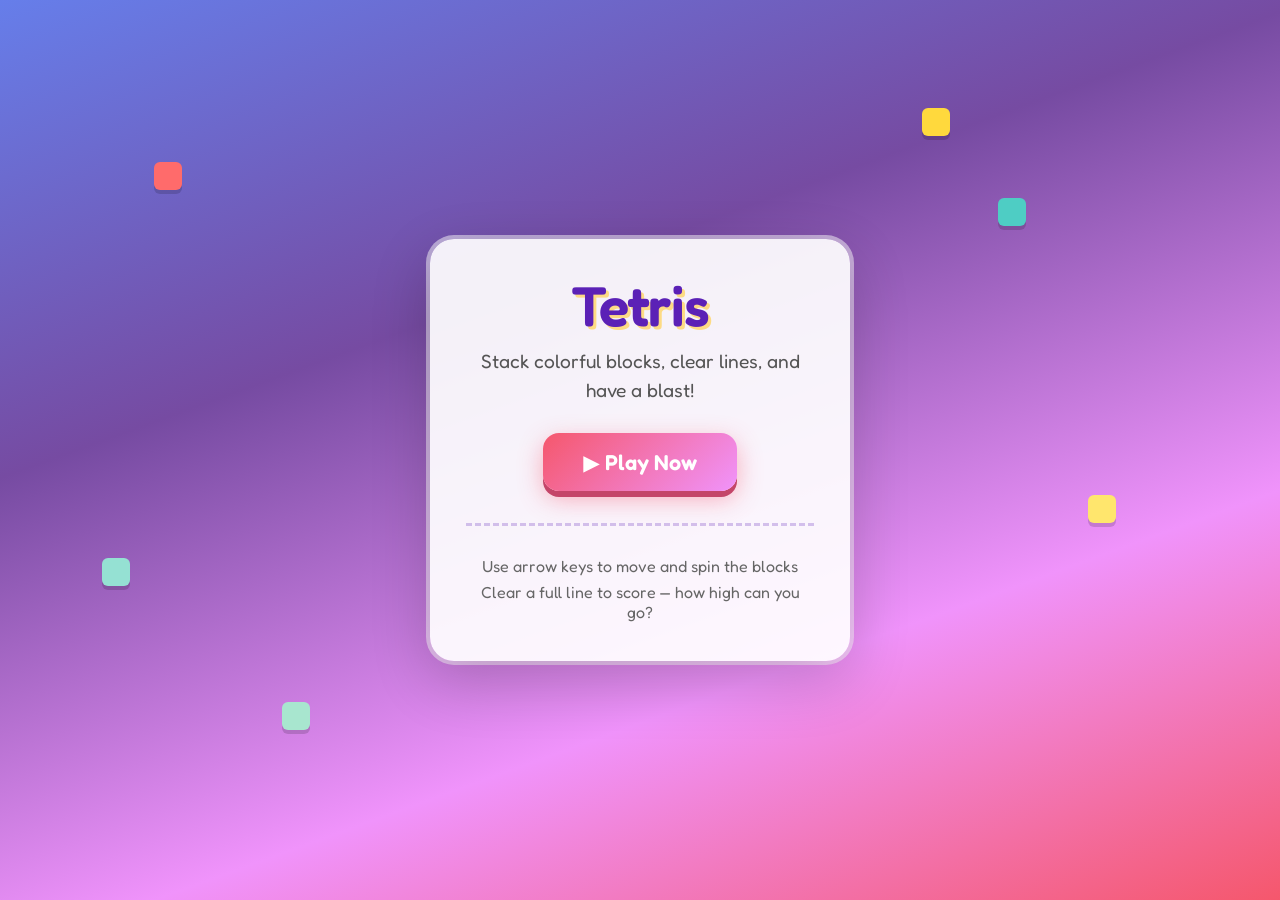
<file: Random/tetris/index.html>
<!DOCTYPE html>
<html lang="en">
<head>
  <meta charset="UTF-8">
  <meta name="viewport" content="width=device-width, initial-scale=1.0">
  <title>Tetris — Fun Block Game!</title>
  <link rel="preconnect" href="https://fonts.googleapis.com">
  <link rel="preconnect" href="https://fonts.gstatic.com" crossorigin>
  <link href="https://fonts.googleapis.com/css2?family=Fredoka:wght@400;600&display=swap" rel="stylesheet">
  <link rel="stylesheet" href="landing.css">
</head>
<body>
  <div class="blocks-bg" aria-hidden="true">
    <span class="block block-1"></span>
    <span class="block block-2"></span>
    <span class="block block-3"></span>
    <span class="block block-4"></span>
    <span class="block block-5"></span>
    <span class="block block-6"></span>
  </div>
  <main class="landing">
    <h1 class="landing-title">Tetris</h1>
    <p class="landing-tagline">Stack colorful blocks, clear lines, and have a blast!</p>
    <a href="game.html" class="landing-cta">▶ Play Now</a>
    <div class="landing-features">
      <p>Use arrow keys to move and spin the blocks</p>
      <p>Clear a full line to score — how high can you go?</p>
    </div>
  </main>
</body>
</html>
</file>
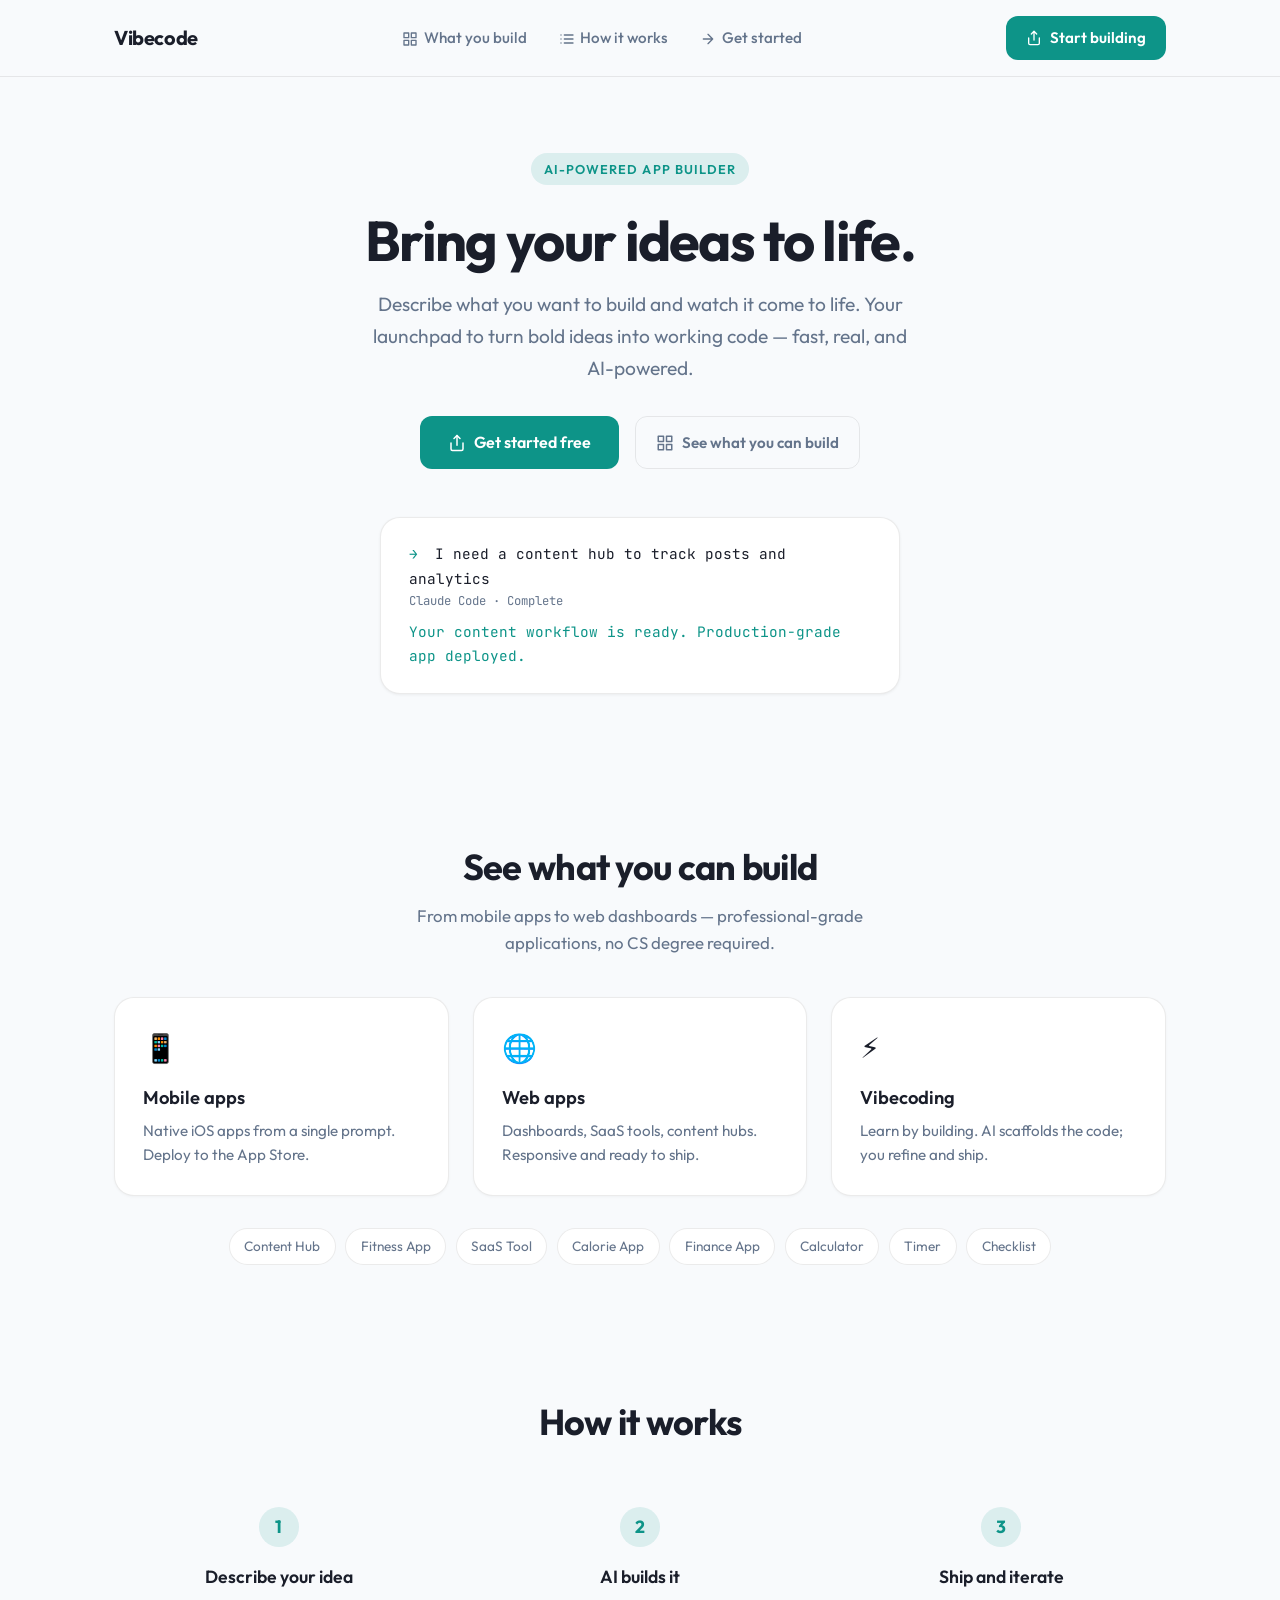
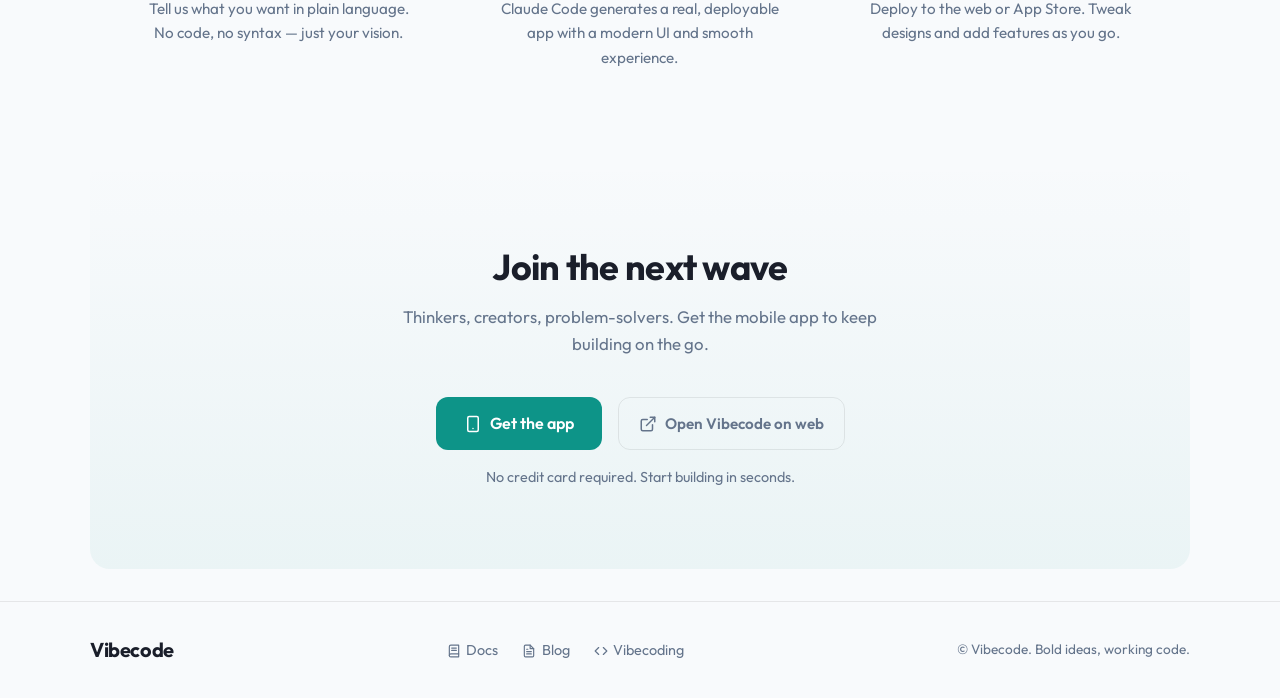
<file: Random/vibecode/index.html>
<!DOCTYPE html>
<html lang="en">
<head>
  <meta charset="UTF-8" />
  <meta name="viewport" content="width=device-width, initial-scale=1.0" />
  <title>Vibecode — Turn bold ideas into working code</title>
  <meta name="description" content="Vibecode is your launchpad to build apps with AI. Describe what you want, watch it come to life. Mobile apps, web apps — fast, real, and AI-powered." />
  <link rel="preconnect" href="https://fonts.googleapis.com" />
  <link rel="preconnect" href="https://fonts.gstatic.com" crossorigin />
  <link href="https://fonts.googleapis.com/css2?family=Outfit:wght@400;500;600;700&family=JetBrains+Mono:wght@400;500&display=swap" rel="stylesheet" />
  <link rel="stylesheet" href="styles.css" />
</head>
<body>
  <header class="header">
    <nav class="nav">
      <a href="#" class="logo">Vibecode</a>
      <ul class="nav-links">
        <li><a href="#build"><span class="icon" aria-hidden="true"><svg width="16" height="16" viewBox="0 0 24 24" fill="none" stroke="currentColor" stroke-width="2" stroke-linecap="round" stroke-linejoin="round"><rect x="3" y="3" width="7" height="7"/><rect x="14" y="3" width="7" height="7"/><rect x="3" y="14" width="7" height="7"/><rect x="14" y="14" width="7" height="7"/></svg></span>What you build</a></li>
        <li><a href="#how"><span class="icon" aria-hidden="true"><svg width="16" height="16" viewBox="0 0 24 24" fill="none" stroke="currentColor" stroke-width="2" stroke-linecap="round" stroke-linejoin="round"><line x1="8" y1="6" x2="21" y2="6"/><line x1="8" y1="12" x2="21" y2="12"/><line x1="8" y1="18" x2="21" y2="18"/><line x1="3" y1="6" x2="3.01" y2="6"/><line x1="3" y1="12" x2="3.01" y2="12"/><line x1="3" y1="18" x2="3.01" y2="18"/></svg></span>How it works</a></li>
        <li><a href="#start"><span class="icon" aria-hidden="true"><svg width="16" height="16" viewBox="0 0 24 24" fill="none" stroke="currentColor" stroke-width="2" stroke-linecap="round" stroke-linejoin="round"><path d="M5 12h14M12 5l7 7-7 7"/></svg></span>Get started</a></li>
      </ul>
      <a href="#start" class="btn btn-primary"> <span class="icon" aria-hidden="true"><svg width="16" height="16" viewBox="0 0 24 24" fill="none" stroke="currentColor" stroke-width="2" stroke-linecap="round" stroke-linejoin="round"><path d="M4 12v8a2 2 0 0 0 2 2h12a2 2 0 0 0 2-2v-8"/><polyline points="16 6 12 2 8 6"/><line x1="12" y1="2" x2="12" y2="15"/></svg></span>Start building</a>
    </nav>
  </header>

  <main>
    <section class="hero">
      <p class="hero-badge">AI-powered app builder</p>
      <h1 class="hero-title">Bring your ideas to life.</h1>
      <p class="hero-subtitle">Describe what you want to build and watch it come to life. Your launchpad to turn bold ideas into working code — fast, real, and AI-powered.</p>
      <div class="hero-cta">
        <a href="#start" class="btn btn-primary btn-large"><span class="icon" aria-hidden="true"><svg width="18" height="18" viewBox="0 0 24 24" fill="none" stroke="currentColor" stroke-width="2" stroke-linecap="round" stroke-linejoin="round"><path d="M4 12v8a2 2 0 0 0 2 2h12a2 2 0 0 0 2-2v-8"/><polyline points="16 6 12 2 8 6"/><line x1="12" y1="2" x2="12" y2="15"/></svg></span>Get started free</a>
        <a href="#build" class="btn btn-ghost"><span class="icon" aria-hidden="true"><svg width="18" height="18" viewBox="0 0 24 24" fill="none" stroke="currentColor" stroke-width="2" stroke-linecap="round" stroke-linejoin="round"><rect x="3" y="3" width="7" height="7"/><rect x="14" y="3" width="7" height="7"/><rect x="14" y="14" width="7" height="7"/><rect x="3" y="14" width="7" height="7"/></svg></span>See what you can build</a>
      </div>
      <div class="hero-visual">
        <div class="code-preview">
          <span class="code-line"><span class="code-prompt">→</span> I need a content hub to track posts and analytics</span>
          <span class="code-line code-comment">Claude Code · Complete</span>
          <span class="code-line code-success">Your content workflow is ready. Production-grade app deployed.</span>
        </div>
      </div>
    </section>

    <section id="build" class="section build-section">
      <h2 class="section-title">See what you can build</h2>
      <p class="section-subtitle">From mobile apps to web dashboards — professional-grade applications, no CS degree required.</p>
      <div class="build-grid">
        <div class="build-card">
          <span class="build-icon">📱</span>
          <h3>Mobile apps</h3>
          <p>Native iOS apps from a single prompt. Deploy to the App Store.</p>
        </div>
        <div class="build-card">
          <span class="build-icon">🌐</span>
          <h3>Web apps</h3>
          <p>Dashboards, SaaS tools, content hubs. Responsive and ready to ship.</p>
        </div>
        <div class="build-card">
          <span class="build-icon">⚡</span>
          <h3>Vibecoding</h3>
          <p>Learn by building. AI scaffolds the code; you refine and ship.</p>
        </div>
      </div>
      <div class="build-tags">
        <span>Content Hub</span>
        <span>Fitness App</span>
        <span>SaaS Tool</span>
        <span>Calorie App</span>
        <span>Finance App</span>
        <span>Calculator</span>
        <span>Timer</span>
        <span>Checklist</span>
      </div>
    </section>

    <section id="how" class="section how-section">
      <h2 class="section-title">How it works</h2>
      <div class="how-steps">
        <div class="how-step">
          <span class="how-num">1</span>
          <h3>Describe your idea</h3>
          <p>Tell us what you want in plain language. No code, no syntax — just your vision.</p>
        </div>
        <div class="how-step">
          <span class="how-num">2</span>
          <h3>AI builds it</h3>
          <p>Claude Code generates a real, deployable app with a modern UI and smooth experience.</p>
        </div>
        <div class="how-step">
          <span class="how-num">3</span>
          <h3>Ship and iterate</h3>
          <p>Deploy to the web or App Store. Tweak designs and add features as you go.</p>
        </div>
      </div>
    </section>

    <section id="start" class="section cta-section">
      <h2 class="section-title">Join the next wave</h2>
      <p class="section-subtitle">Thinkers, creators, problem-solvers. Get the mobile app to keep building on the go.</p>
      <div class="cta-actions">
        <a href="https://apps.apple.com/us/app/vibecode/id6742912146" class="btn btn-primary btn-large" target="_blank" rel="noopener"><span class="icon" aria-hidden="true"><svg width="18" height="18" viewBox="0 0 24 24" fill="none" stroke="currentColor" stroke-width="2" stroke-linecap="round" stroke-linejoin="round"><rect x="5" y="2" width="14" height="20" rx="2" ry="2"/><line x1="12" y1="18" x2="12.01" y2="18"/></svg></span>Get the app</a>
        <a href="https://www.vibecodeapp.com" class="btn btn-ghost" target="_blank" rel="noopener"><span class="icon" aria-hidden="true"><svg width="18" height="18" viewBox="0 0 24 24" fill="none" stroke="currentColor" stroke-width="2" stroke-linecap="round" stroke-linejoin="round"><path d="M18 13v6a2 2 0 0 1-2 2H5a2 2 0 0 1-2-2V8a2 2 0 0 1 2-2h6"/><polyline points="15 3 21 3 21 9"/><line x1="10" y1="14" x2="21" y2="3"/></svg></span>Open Vibecode on web</a>
      </div>
      <p class="cta-note">No credit card required. Start building in seconds.</p>
    </section>
  </main>

  <footer class="footer">
    <div class="footer-inner">
      <a href="#" class="logo">Vibecode</a>
      <div class="footer-links">
        <a href="https://www.vibecodeapp.com/docs" target="_blank" rel="noopener"><span class="icon" aria-hidden="true"><svg width="14" height="14" viewBox="0 0 24 24" fill="none" stroke="currentColor" stroke-width="2" stroke-linecap="round" stroke-linejoin="round"><path d="M4 19.5A2.5 2.5 0 0 1 6.5 17H20"/><path d="M6.5 2H20v20H6.5A2.5 2.5 0 0 1 4 19.5v-15A2.5 2.5 0 0 1 6.5 2z"/><line x1="8" y1="7" x2="16" y2="7"/><line x1="8" y1="11" x2="16" y2="11"/></svg></span>Docs</a>
        <a href="https://www.vibecodeapp.com/blog" target="_blank" rel="noopener"><span class="icon" aria-hidden="true"><svg width="14" height="14" viewBox="0 0 24 24" fill="none" stroke="currentColor" stroke-width="2" stroke-linecap="round" stroke-linejoin="round"><path d="M14 2H6a2 2 0 0 0-2 2v16a2 2 0 0 0 2 2h12a2 2 0 0 0 2-2V8z"/><polyline points="14 2 14 8 20 8"/><line x1="16" y1="13" x2="8" y2="13"/><line x1="16" y1="17" x2="8" y2="17"/><line x1="10" y1="9" x2="8" y2="9"/></svg></span>Blog</a>
        <a href="https://www.vibecodes.work" target="_blank" rel="noopener"><span class="icon" aria-hidden="true"><svg width="14" height="14" viewBox="0 0 24 24" fill="none" stroke="currentColor" stroke-width="2" stroke-linecap="round" stroke-linejoin="round"><polyline points="16 18 22 12 16 6"/><polyline points="8 6 2 12 8 18"/></svg></span>Vibecoding</a>
      </div>
      <p class="footer-copy">© Vibecode. Bold ideas, working code.</p>
    </div>
  </footer>
</body>
</html>
</file>
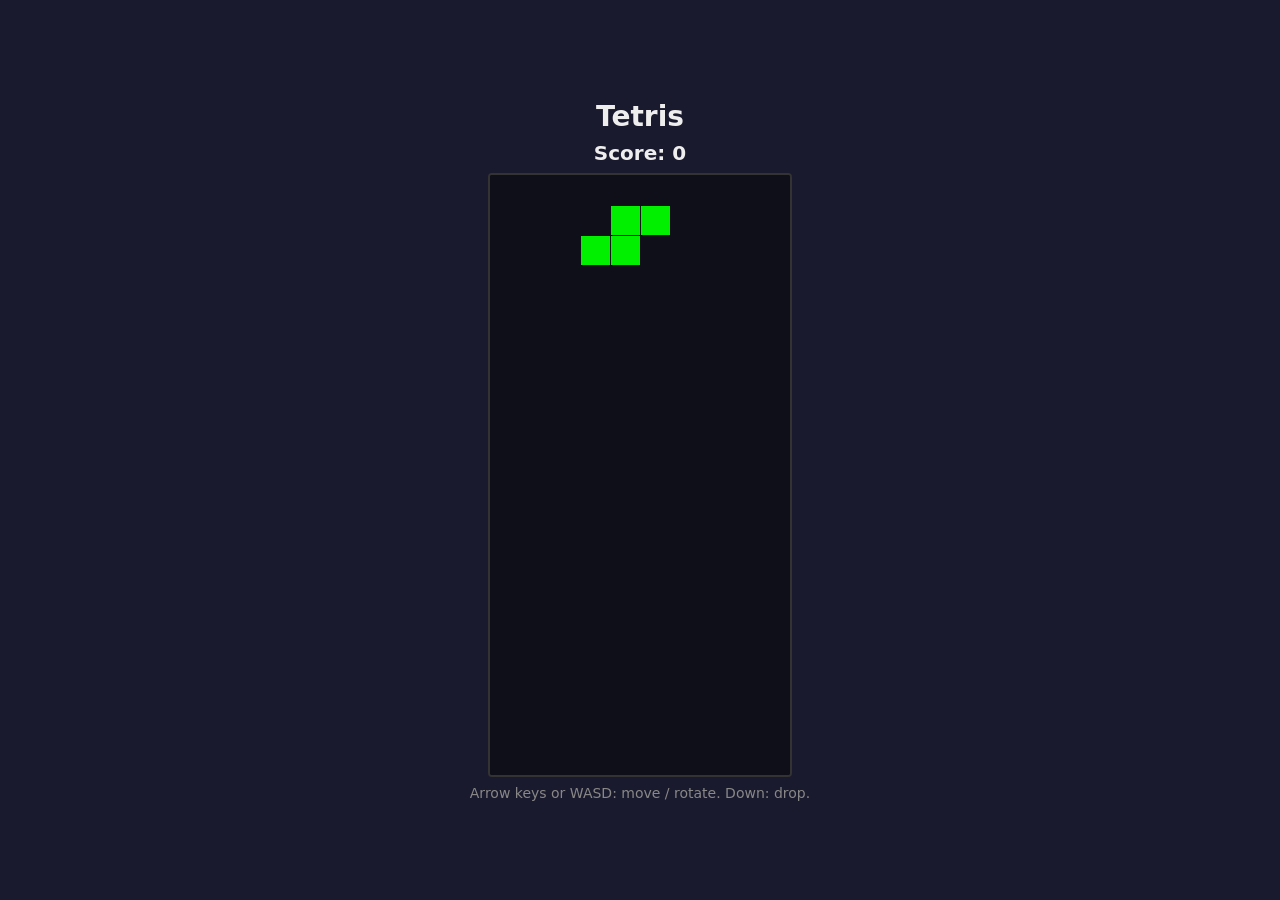
<file: Random/tetris/game.html>
<!DOCTYPE html>
<html lang="en">
<head>
  <meta charset="UTF-8">
  <meta name="viewport" content="width=device-width, initial-scale=1.0">
  <title>Play Tetris</title>
  <link rel="stylesheet" href="style.css">
</head>
<body>
  <div class="game-container">
    <h1>Tetris</h1>
    <div id="score">Score: 0</div>
    <canvas id="gameCanvas" width="300" height="600" tabindex="0"></canvas>
    <p class="instructions">Arrow keys or WASD: move / rotate. Down: drop.</p>
  </div>
  <script src="game.js"></script>
</body>
</html>
</file>
<file: Random/tetris/landing.css>
* {
  box-sizing: border-box;
}

body {
  margin: 0;
  min-height: 100vh;
  display: flex;
  flex-direction: column;
  justify-content: center;
  align-items: center;
  background: linear-gradient(160deg, #667eea 0%, #764ba2 35%, #f093fb 70%, #f5576c 100%);
  font-family: "Fredoka", system-ui, sans-serif;
  color: #2d2d2d;
  padding: 1.5rem;
  overflow-x: hidden;
}

/* Floating block decorations */
.blocks-bg {
  position: fixed;
  inset: 0;
  pointer-events: none;
  z-index: 0;
}

.block {
  position: absolute;
  width: 28px;
  height: 28px;
  border-radius: 6px;
  box-shadow: 0 4px 0 rgba(0, 0, 0, 0.15);
  animation: float 4s ease-in-out infinite;
}

.block-1 { left: 12%; top: 18%; background: #ff6b6b; animation-delay: 0s; }
.block-2 { left: 78%; top: 22%; background: #4ecdc4; animation-delay: 0.7s; }
.block-3 { left: 85%; top: 55%; background: #ffe66d; animation-delay: 1.4s; }
.block-4 { left: 8%; top: 62%; background: #95e1d3; animation-delay: 2.1s; }
.block-5 { left: 22%; top: 78%; background: #a8e6cf; animation-delay: 0.4s; }
.block-6 { left: 72%; top: 12%; background: #ffd93d; animation-delay: 1.8s; }

@keyframes float {
  0%, 100% { transform: translateY(0) rotate(0deg); }
  50% { transform: translateY(-12px) rotate(5deg); }
}

.landing {
  position: relative;
  z-index: 1;
  text-align: center;
  max-width: 420px;
  background: rgba(255, 255, 255, 0.92);
  padding: 2rem 2.25rem;
  border-radius: 24px;
  box-shadow: 0 20px 60px rgba(0, 0, 0, 0.2), 0 0 0 4px rgba(255, 255, 255, 0.5);
  animation: pop-in 0.5s ease-out;
}

@keyframes pop-in {
  0% { transform: scale(0.9); opacity: 0; }
  100% { transform: scale(1); opacity: 1; }
}

.landing-title {
  margin: 0 0 0.5rem;
  font-size: clamp(2.5rem, 10vw, 3.5rem);
  font-weight: 600;
  color: #5b21b6;
  letter-spacing: -0.02em;
  text-shadow: 3px 3px 0 rgba(255, 214, 102, 0.8);
  animation: bounce-title 2s ease-in-out infinite;
}

@keyframes bounce-title {
  0%, 100% { transform: translateY(0); }
  50% { transform: translateY(-4px); }
}

.landing-tagline {
  margin: 0 0 1.75rem;
  font-size: 1.2rem;
  color: #555;
  line-height: 1.5;
}

.landing-cta {
  display: inline-block;
  padding: 1rem 2.5rem;
  font-size: 1.35rem;
  font-weight: 600;
  font-family: "Fredoka", system-ui, sans-serif;
  color: #fff;
  background: linear-gradient(135deg, #f5576c, #f093fb);
  border: none;
  border-radius: 16px;
  text-decoration: none;
  cursor: pointer;
  box-shadow: 0 6px 0 #c44569, 0 8px 24px rgba(245, 87, 108, 0.45);
  transition: transform 0.15s ease, box-shadow 0.15s ease;
  animation: pulse-btn 2s ease-in-out infinite;
}

.landing-cta:hover {
  transform: translateY(-2px);
  box-shadow: 0 8px 0 #c44569, 0 12px 28px rgba(245, 87, 108, 0.5);
}

.landing-cta:active {
  transform: translateY(2px);
  box-shadow: 0 2px 0 #c44569, 0 4px 16px rgba(245, 87, 108, 0.4);
}

@keyframes pulse-btn {
  0%, 100% { box-shadow: 0 6px 0 #c44569, 0 8px 24px rgba(245, 87, 108, 0.45); }
  50% { box-shadow: 0 6px 0 #c44569, 0 10px 28px rgba(245, 87, 108, 0.55); }
}

.landing-features {
  margin-top: 2rem;
  padding-top: 1.5rem;
  border-top: 3px dashed rgba(91, 33, 182, 0.25);
  font-size: 1rem;
  color: #666;
}

.landing-features p {
  margin: 0.4rem 0;
}
</file>
<file: Random/vibecode/styles.css>
/* Vibecode landing page — bright theme, electric accent */

:root {
  --bg: #f8fafc;
  --bg-elevated: #ffffff;
  --surface: #ffffff;
  --text: #1a1e2a;
  --text-muted: #64748b;
  --accent: #0d9488;
  --accent-dim: rgba(13, 148, 136, 0.12);
  --accent-glow: rgba(13, 148, 136, 0.2);
  --border: rgba(0, 0, 0, 0.08);
  --radius: 12px;
  --radius-lg: 20px;
  --font-sans: "Outfit", system-ui, sans-serif;
  --font-mono: "JetBrains Mono", monospace;
}

* {
  box-sizing: border-box;
}

html {
  scroll-behavior: smooth;
}

body {
  margin: 0;
  min-height: 100vh;
  font-family: var(--font-sans);
  background: var(--bg);
  color: var(--text);
  line-height: 1.6;
  -webkit-font-smoothing: antialiased;
}

/* Header */
.header {
  position: sticky;
  top: 0;
  z-index: 100;
  background: rgba(248, 250, 252, 0.9);
  backdrop-filter: blur(12px);
  border-bottom: 1px solid var(--border);
}

.nav {
  max-width: 1100px;
  margin: 0 auto;
  padding: 1rem 1.5rem;
  display: flex;
  align-items: center;
  justify-content: space-between;
  gap: 1.5rem;
}

.logo {
  font-weight: 700;
  font-size: 1.25rem;
  color: var(--text);
  text-decoration: none;
  letter-spacing: -0.02em;
}

.nav-links {
  list-style: none;
  margin: 0;
  padding: 0;
  display: flex;
  gap: 2rem;
}

.nav-links a {
  color: var(--text-muted);
  text-decoration: none;
  font-weight: 500;
  font-size: 0.95rem;
  transition: color 0.2s;
}

.nav-links a:hover {
  color: var(--accent);
}

/* Icons next to clickable text/buttons */
.icon {
  display: inline-flex;
  align-items: center;
  justify-content: center;
  margin-right: 0.4rem;
  vertical-align: middle;
  flex-shrink: 0;
}

.icon svg {
  display: block;
}

.nav-links .icon {
  margin-right: 0.35rem;
}

.btn .icon {
  margin-right: 0.5rem;
}

.btn.btn-large .icon {
  margin-right: 0.5rem;
}

.footer-links .icon {
  margin-right: 0.35rem;
}

/* Buttons */
.btn {
  display: inline-flex;
  align-items: center;
  justify-content: center;
  padding: 0.6rem 1.25rem;
  font-family: var(--font-sans);
  font-weight: 600;
  font-size: 0.95rem;
  text-decoration: none;
  border-radius: var(--radius);
  transition: background 0.2s, color 0.2s, box-shadow 0.2s;
  border: none;
  cursor: pointer;
}

.btn-primary {
  background: var(--accent);
  color: #ffffff;
}

.btn-primary:hover {
  background: #0f766e;
  box-shadow: 0 4px 20px var(--accent-glow);
}

.btn-ghost {
  background: transparent;
  color: var(--text-muted);
  border: 1px solid var(--border);
}

.btn-ghost:hover {
  color: var(--text);
  border-color: var(--text-muted);
}

.btn-large {
  padding: 0.85rem 1.75rem;
  font-size: 1rem;
}

/* Hero */
.hero {
  max-width: 800px;
  margin: 0 auto;
  padding: 4rem 1.5rem 5rem;
  text-align: center;
}

.hero-badge {
  display: inline-block;
  padding: 0.35rem 0.85rem;
  background: var(--accent-dim);
  color: var(--accent);
  font-size: 0.8rem;
  font-weight: 600;
  text-transform: uppercase;
  letter-spacing: 0.08em;
  border-radius: 999px;
  margin-bottom: 1.5rem;
}

.hero-title {
  font-size: clamp(2.25rem, 5vw, 3.5rem);
  font-weight: 700;
  line-height: 1.15;
  letter-spacing: -0.03em;
  margin: 0 0 1rem;
  color: var(--text);
}

.hero-subtitle {
  font-size: 1.2rem;
  color: var(--text-muted);
  max-width: 560px;
  margin: 0 auto 2rem;
  line-height: 1.65;
}

.hero-cta {
  display: flex;
  flex-wrap: wrap;
  gap: 1rem;
  justify-content: center;
  margin-bottom: 3rem;
}

.hero-visual {
  margin-top: 2rem;
}

.code-preview {
  text-align: left;
  max-width: 520px;
  margin: 0 auto;
  padding: 1.5rem 1.75rem;
  background: var(--bg-elevated);
  border: 1px solid var(--border);
  border-radius: var(--radius-lg);
  box-shadow: 0 1px 3px rgba(0, 0, 0, 0.06);
  font-family: var(--font-mono);
  font-size: 0.9rem;
  line-height: 1.7;
}

.code-line {
  display: block;
}

.code-prompt {
  color: var(--accent);
  margin-right: 0.5rem;
}

.code-comment {
  color: var(--text-muted);
  font-size: 0.85em;
}

.code-success {
  color: var(--accent);
  margin-top: 0.5rem;
}

/* Sections */
.section {
  max-width: 1100px;
  margin: 0 auto;
  padding: 4rem 1.5rem;
}

.section-title {
  font-size: clamp(1.75rem, 3vw, 2.25rem);
  font-weight: 700;
  letter-spacing: -0.02em;
  margin: 0 0 0.5rem;
  text-align: center;
}

.section-subtitle {
  text-align: center;
  color: var(--text-muted);
  max-width: 520px;
  margin: 0 auto 2.5rem;
  font-size: 1.05rem;
}

/* Build section */
.build-grid {
  display: grid;
  grid-template-columns: repeat(auto-fit, minmax(260px, 1fr));
  gap: 1.5rem;
  margin-bottom: 2rem;
}

.build-card {
  padding: 1.75rem;
  background: var(--surface);
  border: 1px solid var(--border);
  border-radius: var(--radius-lg);
  box-shadow: 0 1px 3px rgba(0, 0, 0, 0.04);
  transition: border-color 0.2s, box-shadow 0.2s;
}

.build-card:hover {
  border-color: var(--accent-dim);
  box-shadow: 0 0 0 1px var(--accent-dim);
}

.build-icon {
  font-size: 1.75rem;
  display: block;
  margin-bottom: 0.75rem;
}

.build-card h3 {
  font-size: 1.15rem;
  font-weight: 600;
  margin: 0 0 0.4rem;
}

.build-card p {
  margin: 0;
  color: var(--text-muted);
  font-size: 0.95rem;
}

.build-tags {
  display: flex;
  flex-wrap: wrap;
  gap: 0.6rem;
  justify-content: center;
}

.build-tags span {
  padding: 0.4rem 0.9rem;
  background: var(--surface);
  color: var(--text-muted);
  font-size: 0.85rem;
  border-radius: 999px;
  border: 1px solid var(--border);
}

/* How section */
.how-steps {
  display: grid;
  grid-template-columns: repeat(auto-fit, minmax(240px, 1fr));
  gap: 2rem;
  margin-top: 2rem;
}

.how-step {
  text-align: center;
  padding: 1.5rem;
}

.how-num {
  display: inline-flex;
  align-items: center;
  justify-content: center;
  width: 2.5rem;
  height: 2.5rem;
  background: var(--accent-dim);
  color: var(--accent);
  font-weight: 700;
  font-size: 1.1rem;
  border-radius: 50%;
  margin-bottom: 1rem;
}

.how-step h3 {
  font-size: 1.1rem;
  font-weight: 600;
  margin: 0 0 0.4rem;
}

.how-step p {
  margin: 0;
  color: var(--text-muted);
  font-size: 0.95rem;
  line-height: 1.6;
}

/* CTA section */
.cta-section {
  text-align: center;
  padding: 5rem 1.5rem;
  background: linear-gradient(180deg, transparent 0%, rgba(13, 148, 136, 0.06) 100%);
  border-radius: var(--radius-lg);
}

.cta-actions {
  display: flex;
  flex-wrap: wrap;
  gap: 1rem;
  justify-content: center;
  margin-bottom: 1rem;
}

.cta-note {
  font-size: 0.9rem;
  color: var(--text-muted);
  margin: 0;
}

/* Footer */
.footer {
  border-top: 1px solid var(--border);
  padding: 2rem 1.5rem;
  margin-top: 2rem;
}

.footer-inner {
  max-width: 1100px;
  margin: 0 auto;
  display: flex;
  flex-wrap: wrap;
  align-items: center;
  justify-content: space-between;
  gap: 1rem;
}

.footer-links {
  display: flex;
  gap: 1.5rem;
}

.footer-links a {
  color: var(--text-muted);
  text-decoration: none;
  font-size: 0.9rem;
  transition: color 0.2s;
}

.footer-links a:hover {
  color: var(--accent);
}

.footer-copy {
  margin: 0;
  font-size: 0.85rem;
  color: var(--text-muted);
}

/* Responsive */
@media (max-width: 640px) {
  .nav-links {
    display: none;
  }

  .hero {
    padding: 3rem 1rem 4rem;
  }

  .hero-cta {
    flex-direction: column;
  }

  .btn-large {
    width: 100%;
  }

  .footer-inner {
    flex-direction: column;
    text-align: center;
  }
}
</file>
<file: Random/tetris/style.css>
* {
  box-sizing: border-box;
}

body {
  margin: 0;
  min-height: 100vh;
  display: flex;
  justify-content: center;
  align-items: center;
  background: #1a1a2e;
  font-family: system-ui, -apple-system, sans-serif;
  color: #eee;
}

.game-container {
  display: flex;
  flex-direction: column;
  align-items: center;
  gap: 0.5rem;
}

h1 {
  margin: 0;
  font-size: 1.75rem;
}

#score {
  font-size: 1.25rem;
  font-weight: 600;
}

#gameCanvas {
  display: block;
  background: #0f0f1a;
  border: 2px solid #333;
  border-radius: 4px;
}

#gameCanvas:focus {
  outline: none;
}

.instructions {
  margin: 0;
  font-size: 0.875rem;
  color: #888;
}
</file>
